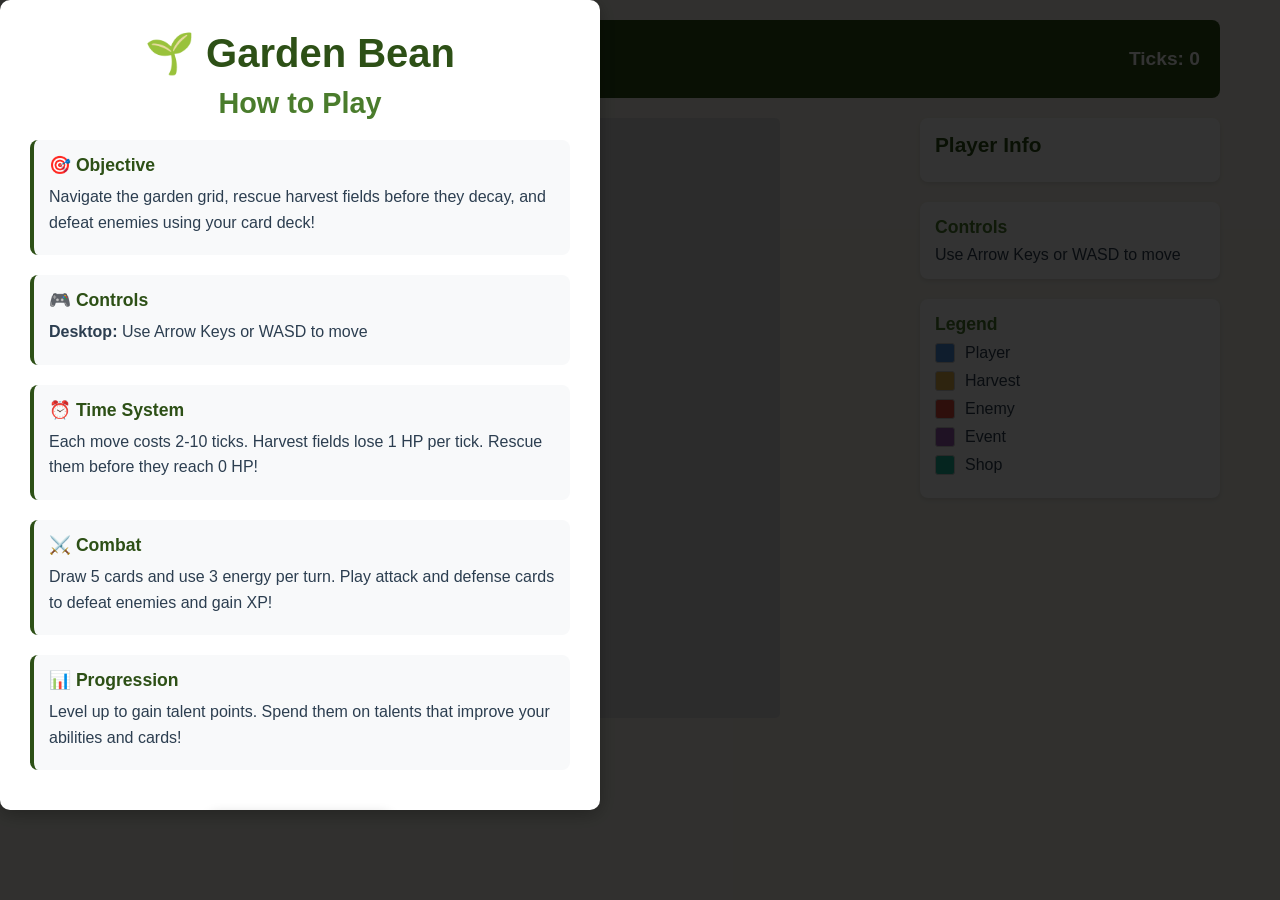
<file: index.html>
<!DOCTYPE html>
<html lang="en">
<head>
  <meta charset="UTF-8">
  <meta name="viewport" content="width=device-width, initial-scale=1.0">
  <meta http-equiv="refresh" content="0; url=public/index.html">
  <title>Garden Bean - Redirecting...</title>
  <style>
    body {
      font-family: 'Segoe UI', Tahoma, Geneva, Verdana, sans-serif;
      display: flex;
      justify-content: center;
      align-items: center;
      height: 100vh;
      margin: 0;
      background-color: #f4f1e8;
      color: #2c3e50;
    }
    .redirect-message {
      text-align: center;
      padding: 40px;
      background: white;
      border-radius: 10px;
      box-shadow: 0 4px 20px rgba(0,0,0,0.1);
    }
    .redirect-message h1 {
      color: #2d5016;
      margin-bottom: 20px;
    }
    .redirect-message p {
      font-size: 1.1em;
      margin-bottom: 20px;
    }
    .redirect-message a {
      color: #2d5016;
      text-decoration: none;
      font-weight: bold;
      padding: 10px 20px;
      border: 2px solid #2d5016;
      border-radius: 5px;
      display: inline-block;
      transition: all 0.3s;
    }
    .redirect-message a:hover {
      background: #2d5016;
      color: white;
    }
  </style>
</head>
<body>
  <div class="redirect-message">
    <h1>🌱 Garden Bean</h1>
    <p>Redirecting to game...</p>
    <p>If you are not redirected automatically, <a href="public/index.html">click here to play</a>.</p>
  </div>
  <script>
    // Fallback redirect in case meta refresh doesn't work
    setTimeout(function() {
      window.location.href = 'public/index.html';
    }, 100);
  </script>
</body>
</html>
</file>
<file: public/style.css>
/* Garden Bean PWA Styles */

* {
  box-sizing: border-box;
  margin: 0;
  padding: 0;
}

:root {
  --primary-green: #2d5016;
  --light-green: #4a7c2c;
  --bg-color: #f4f1e8;
  --text-color: #2c3e50;
  --player-color: #4a90e2;
  --harvest-color: #e8b44c;
  --enemy-color: #e74c3c;
  --event-color: #9b59b6;
  --shop-color: #1abc9c;
}

body {
  font-family: 'Segoe UI', Tahoma, Geneva, Verdana, sans-serif;
  background-color: var(--bg-color);
  color: var(--text-color);
  min-height: 100vh;
  overflow-x: hidden;
  -webkit-tap-highlight-color: transparent;
  touch-action: manipulation;
}

#app {
  max-width: 1200px;
  margin: 0 auto;
  padding: 10px;
}

@media (min-width: 768px) {
  #app {
    padding: 20px;
  }
}

header {
  text-align: center;
  margin-bottom: 10px;
  padding: 12px;
  background: var(--primary-green);
  color: white;
  border-radius: 8px;
  display: flex;
  justify-content: space-between;
  align-items: center;
  flex-wrap: wrap;
  gap: 10px;
}

header h1 {
  margin: 0;
  font-size: 1.5em;
}

#tick-counter {
  font-size: 1em;
  font-weight: bold;
}

@media (min-width: 768px) {
  header {
    margin-bottom: 20px;
    padding: 20px;
  }
  
  header h1 {
    font-size: 2em;
  }
  
  #tick-counter {
    font-size: 1.2em;
  }
}

#game-container {
  display: flex;
  gap: 10px;
  flex-direction: column;
}

@media (min-width: 768px) {
  #game-container {
    flex-direction: row;
    gap: 20px;
  }
}

/* Grid Styles */
#grid {
  display: grid;
  grid-template-columns: repeat(10, 1fr);
  grid-template-rows: repeat(10, 1fr);
  gap: 2px;
  background: #ddd;
  padding: 2px;
  border-radius: 5px;
  aspect-ratio: 1;
  width: 100%;
  max-width: 600px;
  margin: 0 auto;
  touch-action: none;
}

@media (min-width: 768px) {
  #grid {
    flex: 1;
    max-height: 600px;
  }
}

.tile {
  background: white;
  border: 1px solid #ccc;
  position: relative;
  min-height: 30px;
  cursor: pointer;
  user-select: none;
  -webkit-user-select: none;
}

@media (min-width: 768px) {
  .tile {
    min-height: 40px;
  }
}

.tile-player {
  background: var(--player-color);
  border-color: #2980b9;
}

.tile-harvest {
  background: var(--harvest-color);
  border-color: #d39e00;
}

.tile-enemy {
  background: var(--enemy-color);
  border-color: #c0392b;
}

.tile-event {
  background: var(--event-color);
  border-color: #8e44ad;
}

.tile-shop {
  background: var(--shop-color);
  border-color: #16a085;
}

.hp-bar {
  position: absolute;
  bottom: 0;
  left: 0;
  height: 4px;
  background: #27ae60;
  transition: width 0.3s;
}

.hp-text {
  position: absolute;
  top: 50%;
  left: 50%;
  transform: translate(-50%, -50%);
  font-size: 0.6em;
  font-weight: bold;
  color: white;
  text-shadow: 1px 1px 2px rgba(0,0,0,0.5);
  pointer-events: none;
}

@media (min-width: 768px) {
  .hp-text {
    font-size: 0.7em;
  }
}

/* Sidebar Styles */
#sidebar {
  width: 100%;
  display: flex;
  flex-direction: column;
  gap: 10px;
}

@media (min-width: 768px) {
  #sidebar {
    width: 300px;
    gap: 20px;
  }
}

#sidebar h2 {
  font-size: 1.1em;
  margin-bottom: 8px;
  color: var(--primary-green);
}

#sidebar h3 {
  font-size: 1em;
  margin-bottom: 6px;
  color: var(--light-green);
}

@media (min-width: 768px) {
  #sidebar h2 {
    font-size: 1.3em;
    margin-bottom: 10px;
  }
  
  #sidebar h3 {
    font-size: 1.1em;
    margin-bottom: 8px;
  }
}

#player-info, #controls, #legend, #mobile-controls {
  background: white;
  padding: 10px;
  border-radius: 8px;
  box-shadow: 0 2px 4px rgba(0,0,0,0.1);
}

@media (min-width: 768px) {
  #player-info, #controls, #legend {
    padding: 15px;
  }
}

.stat {
  margin: 5px 0;
  padding: 5px;
  background: #f8f9fa;
  border-radius: 4px;
}

.legend-item {
  display: flex;
  align-items: center;
  margin: 8px 0;
}

.legend-color {
  width: 20px;
  height: 20px;
  border-radius: 3px;
  margin-right: 10px;
  border: 1px solid #ccc;
}

/* Mobile visibility controls */
.mobile-only {
  display: block;
}

.desktop-only {
  display: none;
}

@media (min-width: 768px) {
  .mobile-only {
    display: none;
  }
  
  .desktop-only {
    display: block;
  }
}

/* Mobile D-Pad Controls */
.dpad {
  display: grid;
  grid-template-columns: repeat(3, 1fr);
  grid-template-rows: repeat(3, 1fr);
  gap: 8px;
  max-width: 200px;
  margin: 15px auto;
}

.dpad-btn {
  background: var(--primary-green);
  color: white;
  border: none;
  padding: 15px;
  border-radius: 8px;
  cursor: pointer;
  font-size: 1.5em;
  font-weight: bold;
  transition: all 0.1s;
  touch-action: manipulation;
  user-select: none;
  -webkit-user-select: none;
}

.dpad-btn:active {
  background: var(--light-green);
  transform: scale(0.95);
}

.dpad-up {
  grid-column: 2;
  grid-row: 1;
}

.dpad-left {
  grid-column: 1;
  grid-row: 2;
}

.dpad-down {
  grid-column: 2;
  grid-row: 3;
}

.dpad-right {
  grid-column: 3;
  grid-row: 2;
}

/* Overlay Styles */
.overlay {
  position: fixed;
  top: 0;
  left: 0;
  width: 100%;
  height: 100%;
  background: rgba(0,0,0,0.8);
  display: flex;
  justify-content: center;
  align-items: center;
  z-index: 1000;
}

.overlay-content {
  background: white;
  padding: 15px;
  border-radius: 10px;
  max-width: 95vw;
  max-height: 90vh;
  overflow-y: auto;
  box-shadow: 0 4px 20px rgba(0,0,0,0.3);
  width: 100%;
}

@media (min-width: 768px) {
  .overlay-content {
    padding: 30px;
    max-width: 800px;
  }
}

.overlay-content h2 {
  margin-bottom: 15px;
  color: var(--primary-green);
  font-size: 1.3em;
}

@media (min-width: 768px) {
  .overlay-content h2 {
    margin-bottom: 20px;
    font-size: 1.5em;
  }
}

/* Combat Styles */
.combat-info {
  display: flex;
  flex-direction: column;
  margin-bottom: 15px;
  gap: 10px;
}

@media (min-width: 768px) {
  .combat-info {
    flex-direction: row;
    justify-content: space-between;
    margin-bottom: 20px;
    gap: 20px;
  }
}

.enemy-info, .player-combat-info {
  flex: 1;
  padding: 12px;
  background: #f8f9fa;
  border-radius: 8px;
}

@media (min-width: 768px) {
  .enemy-info, .player-combat-info {
    padding: 15px;
  }
}

.hand {
  display: flex;
  gap: 8px;
  margin: 15px 0;
  flex-wrap: wrap;
  justify-content: center;
}

@media (min-width: 768px) {
  .hand {
    gap: 10px;
    margin: 20px 0;
  }
}

.card {
  background: linear-gradient(135deg, #667eea 0%, #764ba2 100%);
  color: white;
  padding: 12px;
  border-radius: 8px;
  cursor: pointer;
  transition: transform 0.2s;
  min-width: 110px;
  box-shadow: 0 2px 8px rgba(0,0,0,0.2);
  touch-action: manipulation;
  user-select: none;
  -webkit-user-select: none;
}

.card:active {
  transform: scale(0.95);
  box-shadow: 0 1px 4px rgba(0,0,0,0.2);
}

@media (min-width: 768px) {
  .card {
    padding: 15px;
    min-width: 140px;
  }
  
  .card:hover {
    transform: translateY(-5px);
    box-shadow: 0 4px 12px rgba(0,0,0,0.3);
  }
  
  .card:active {
    transform: translateY(-3px);
  }
}

.card-name {
  font-weight: bold;
  margin-bottom: 4px;
  font-size: 1em;
}

.card-cost {
  font-size: 0.85em;
  opacity: 0.9;
  margin-bottom: 6px;
}

.card-desc {
  font-size: 0.8em;
  opacity: 0.95;
  line-height: 1.3;
}

@media (min-width: 768px) {
  .card-name {
    margin-bottom: 5px;
    font-size: 1.1em;
  }
  
  .card-cost {
    font-size: 0.9em;
    margin-bottom: 8px;
  }
  
  .card-desc {
    font-size: 0.85em;
  }
}

button {
  background: var(--primary-green);
  color: white;
  border: none;
  padding: 12px 20px;
  border-radius: 5px;
  cursor: pointer;
  font-size: 1em;
  transition: background 0.2s;
  margin: 5px;
  touch-action: manipulation;
  user-select: none;
  -webkit-user-select: none;
}

button:active {
  transform: scale(0.95);
}

@media (min-width: 768px) {
  button {
    padding: 12px 24px;
  }
  
  button:hover {
    background: var(--light-green);
  }
}

#end-turn-btn {
  background: #e67e22;
  width: 100%;
  padding: 15px;
  font-size: 1.1em;
  font-weight: bold;
}

#end-turn-btn:active {
  background: #d35400;
}

@media (min-width: 768px) {
  #end-turn-btn {
    width: auto;
    padding: 12px 24px;
    font-size: 1em;
  }
  
  #end-turn-btn:hover {
    background: #d35400;
  }
}

.combat-result {
  text-align: center;
  padding: 15px;
}

.combat-result h2 {
  font-size: 1.5em;
  margin-bottom: 15px;
}

@media (min-width: 768px) {
  .combat-result {
    padding: 20px;
  }
  
  .combat-result h2 {
    font-size: 2em;
    margin-bottom: 20px;
  }
}

/* Event Styles */
.event-choices {
  display: flex;
  flex-direction: column;
  gap: 10px;
  margin-top: 15px;
}

.event-choices button {
  width: 100%;
  padding: 15px;
}

@media (min-width: 768px) {
  .event-choices {
    margin-top: 20px;
  }
}

/* Intro/How-To Screen Styles */
.intro-content {
  text-align: center;
  max-width: 600px;
}

.intro-content h1 {
  color: var(--primary-green);
  font-size: 2em;
  margin-bottom: 10px;
}

.intro-content h2 {
  color: var(--light-green);
  font-size: 1.5em;
  margin-bottom: 20px;
}

.how-to-section {
  text-align: left;
  margin: 15px 0;
  padding: 15px;
  background: #f8f9fa;
  border-radius: 8px;
  border-left: 4px solid var(--primary-green);
}

.how-to-section h3 {
  color: var(--primary-green);
  font-size: 1.1em;
  margin-bottom: 8px;
}

.how-to-section p {
  color: var(--text-color);
  line-height: 1.6;
  margin: 5px 0;
}

.start-btn {
  background: var(--primary-green);
  color: white;
  font-size: 1.2em;
  font-weight: bold;
  padding: 15px 40px;
  margin-top: 20px;
  border-radius: 8px;
  cursor: pointer;
  border: none;
  transition: all 0.3s;
  box-shadow: 0 4px 12px rgba(0,0,0,0.2);
}

.start-btn:hover {
  background: var(--light-green);
  transform: translateY(-2px);
  box-shadow: 0 6px 16px rgba(0,0,0,0.3);
}

.start-btn:active {
  transform: translateY(0);
  box-shadow: 0 2px 8px rgba(0,0,0,0.2);
}

@media (min-width: 768px) {
  .intro-content h1 {
    font-size: 2.5em;
  }
  
  .intro-content h2 {
    font-size: 1.8em;
  }
  
  .how-to-section {
    margin: 20px 0;
  }
}
</file>
